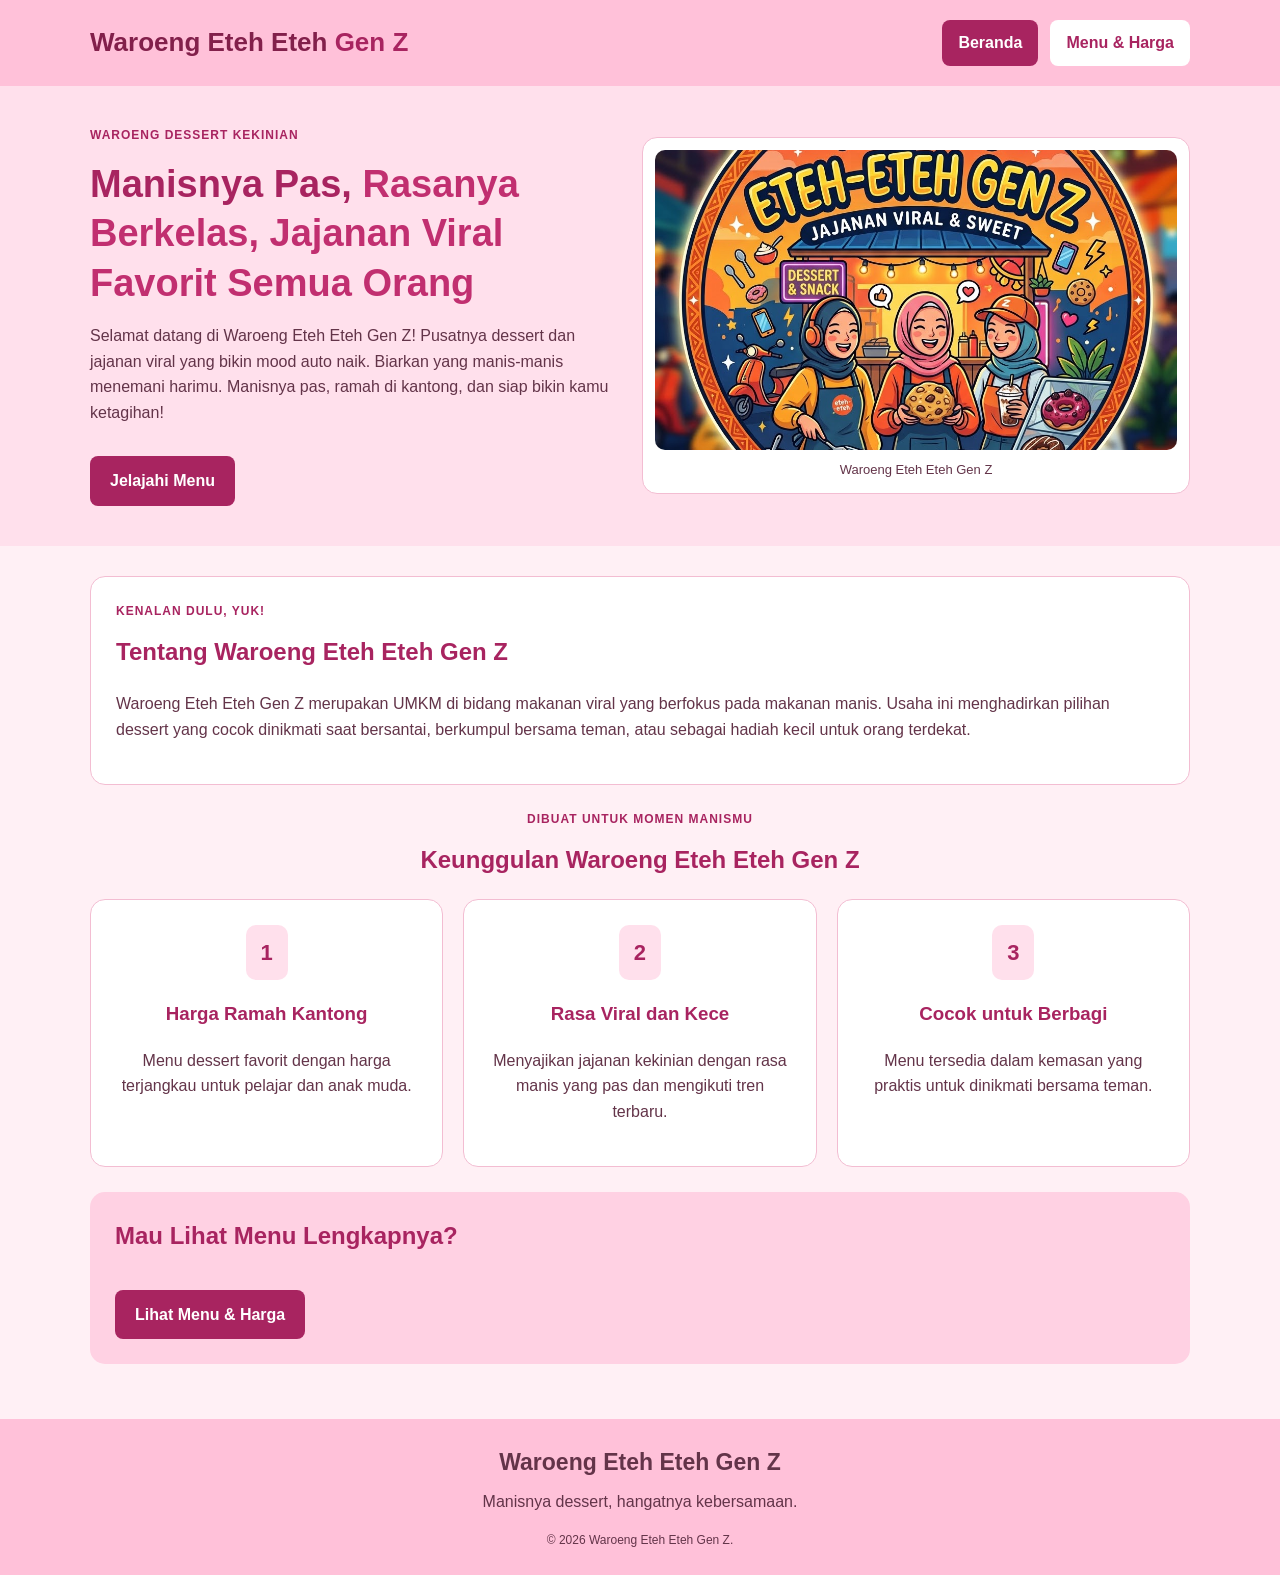
<file: index.html>
<!DOCTYPE html>
<html lang="id">
<head>
    <meta charset="UTF-8">
    <meta name="viewport" content="width=device-width, initial-scale=1.0">

    <title>Beranda | Waroeng Eteh Eteh Gen Z</title>

    <link rel="stylesheet" href="style.css">
</head>

<body>
    <!-- Identitas usaha -->
    <header class="header">
        <div class="container header-isi">
            <a href="index.html" class="logo">
                Waroeng Eteh Eteh <span>Gen Z</span>
            </a>

            <nav aria-label="Navigasi utama">
                <ul class="navigasi">
                    <li>
                        <a href="index.html" aria-current="page">
                            Beranda
                        </a>
                    </li>
                    <li>
                        <a href="menu.html">Menu &amp; Harga</a>
                    </li>
                </ul>
            </nav>
        </div>
    </header>

    <main>
        <!-- Profil utama dengan teks dan gambar -->
        <section class="hero">
            <div class="container hero-isi">
                <div class="hero-teks">
                    <p class="label">WAROENG DESSERT KEKINIAN</p>

                    <h1>
                        Manisnya Pas,
                        <span>Rasanya Berkelas, Jajanan Viral Favorit Semua Orang</span>
                    </h1>

                    <p>
                        Selamat datang di Waroeng Eteh Eteh Gen Z!
                        Pusatnya dessert dan jajanan viral yang bikin mood auto naik.
                        Biarkan yang manis-manis menemani harimu.
                        Manisnya pas, ramah di kantong, dan siap bikin kamu ketagihan!
                    </p>

                    <a href="menu.html" class="tombol">
                        Jelajahi Menu
                    </a>
                </div>

                <figure class="hero-foto">
                    <img
                        src="poto_umkm.jpg"
                        alt="Pilihan jajanan dari Waroeng Eteh Eteh Gen Z"
                    >

                    <figcaption>
                        Waroeng Eteh Eteh Gen Z
                    </figcaption>
                </figure>
            </div>
        </section>

        <div class="container konten">
            <!-- Deskripsi profil UMKM -->
            <section class="kartu" aria-labelledby="judul-tentang">
                <p class="label">KENALAN DULU, YUK!</p>

                <h2 id="judul-tentang">
                    Tentang Waroeng Eteh Eteh Gen Z
                </h2>

                <p>
                    Waroeng Eteh Eteh Gen Z merupakan UMKM di bidang makanan viral
                    yang berfokus pada makanan manis. Usaha ini menghadirkan pilihan
                    dessert yang cocok dinikmati saat bersantai, berkumpul bersama
                    teman, atau sebagai hadiah kecil untuk orang terdekat.
                </p>
            </section>

            <!-- Keunggulan usaha -->
            <section aria-labelledby="judul-keunggulan">
                <div class="judul-bagian">
                    <p class="label">DIBUAT UNTUK MOMEN MANISMU</p>

                    <h2 id="judul-keunggulan">
                        Keunggulan Waroeng Eteh Eteh Gen Z
                    </h2>
                </div>

                <div class="grid-tiga">
                    <article class="kartu fitur">
                        <span class="nomor">1</span>

                        <h3>Harga Ramah Kantong</h3>

                        <p>
                            Menu dessert favorit dengan harga terjangkau
                            untuk pelajar dan anak muda.
                        </p>
                    </article>

                    <article class="kartu fitur">
                        <span class="nomor">2</span>

                        <h3>Rasa Viral dan Kece</h3>

                        <p>
                            Menyajikan jajanan kekinian dengan rasa manis
                            yang pas dan mengikuti tren terbaru.
                        </p>
                    </article>

                    <article class="kartu fitur">
                        <span class="nomor">3</span>

                        <h3>Cocok untuk Berbagi</h3>

                        <p>
                            Menu tersedia dalam kemasan yang praktis
                            untuk dinikmati bersama teman.
                        </p>
                    </article>
                </div>
            </section>

            <!-- Ajakan melihat menu -->
            <section class="banner">
                <h2>Mau Lihat Menu Lengkapnya?</h2>
                <a href="menu.html" class="tombol">
                    Lihat Menu &amp; Harga
                </a>
            </section>
        </div>
    </main>

    <!-- Footer -->
    <footer class="footer">
        <div class="container">
            <p class="footer-nama">
                Waroeng Eteh Eteh Gen Z
            </p>

            <p>
                Manisnya dessert, hangatnya kebersamaan.
            </p>

            <p class="footer-catatan">
                &copy; 2026 Waroeng Eteh Eteh Gen Z.
            </p>
        </div>
    </footer>
</body>
</html>
</file>
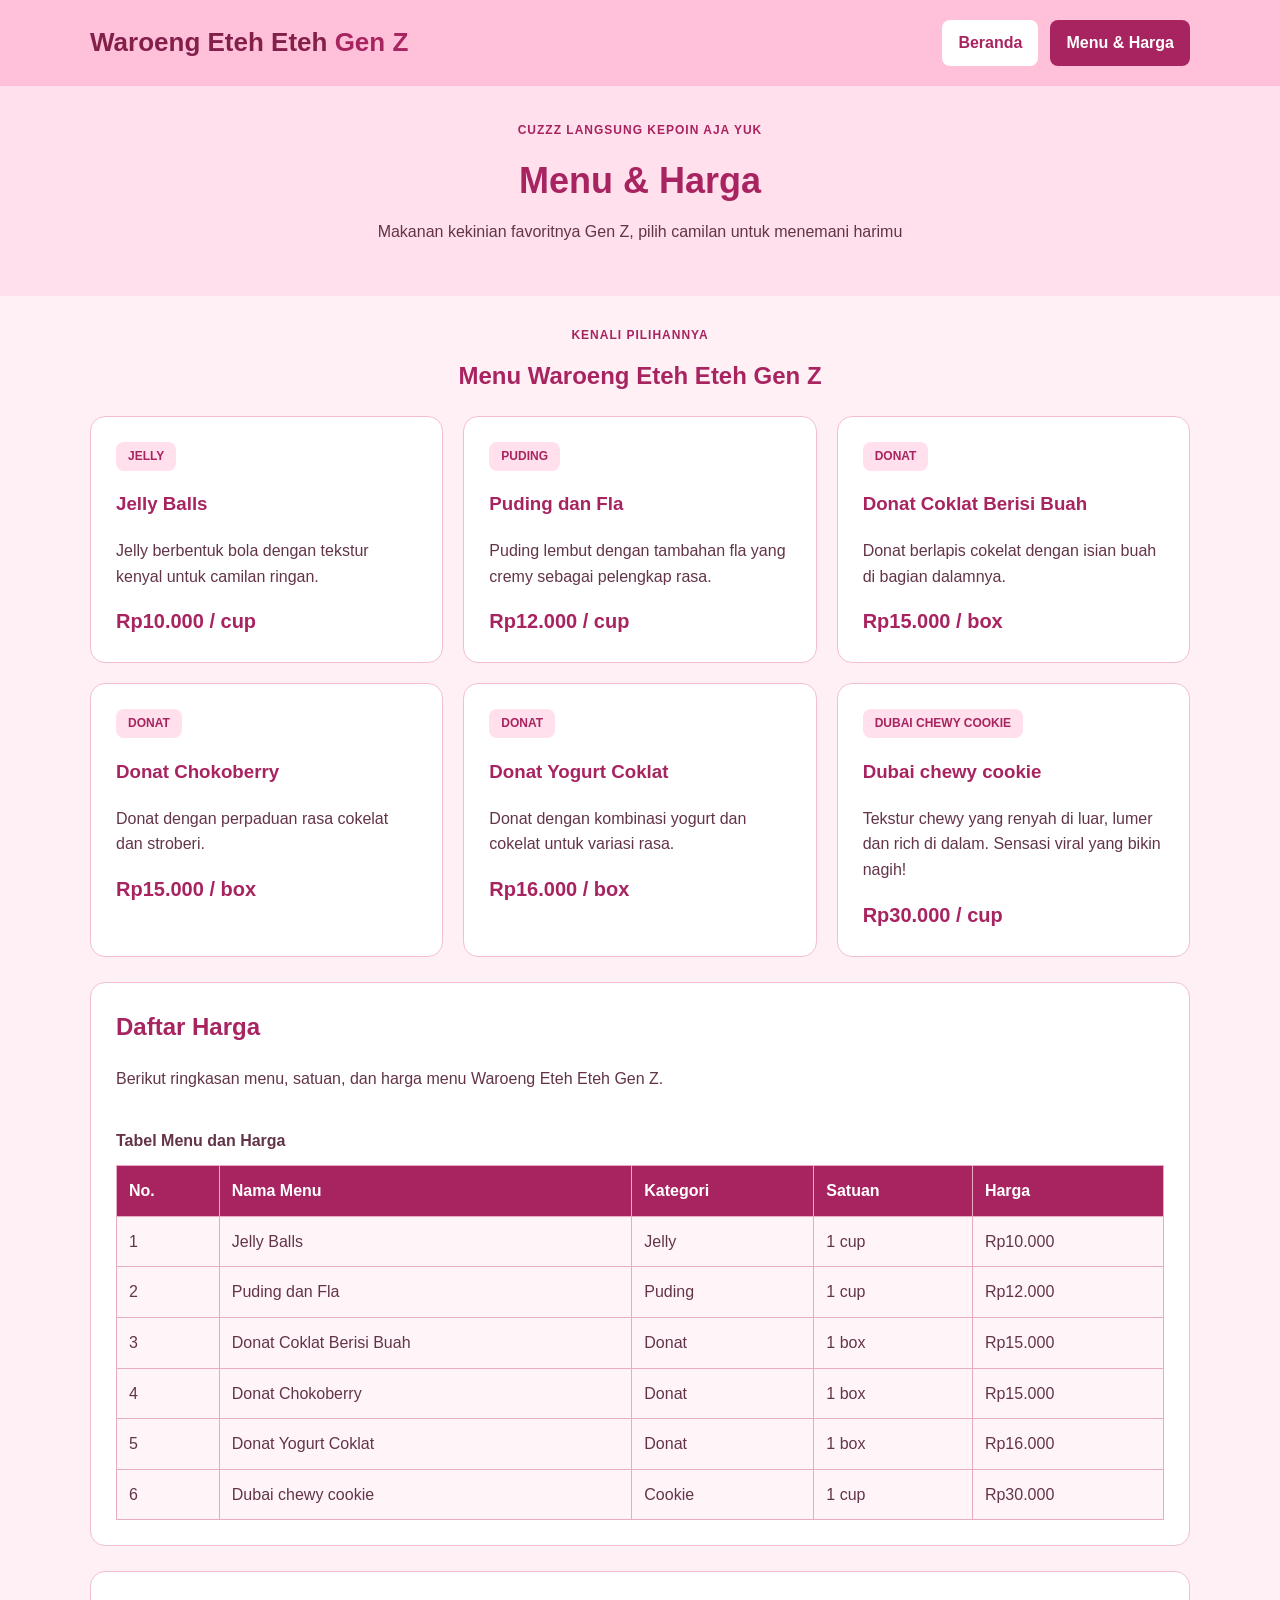
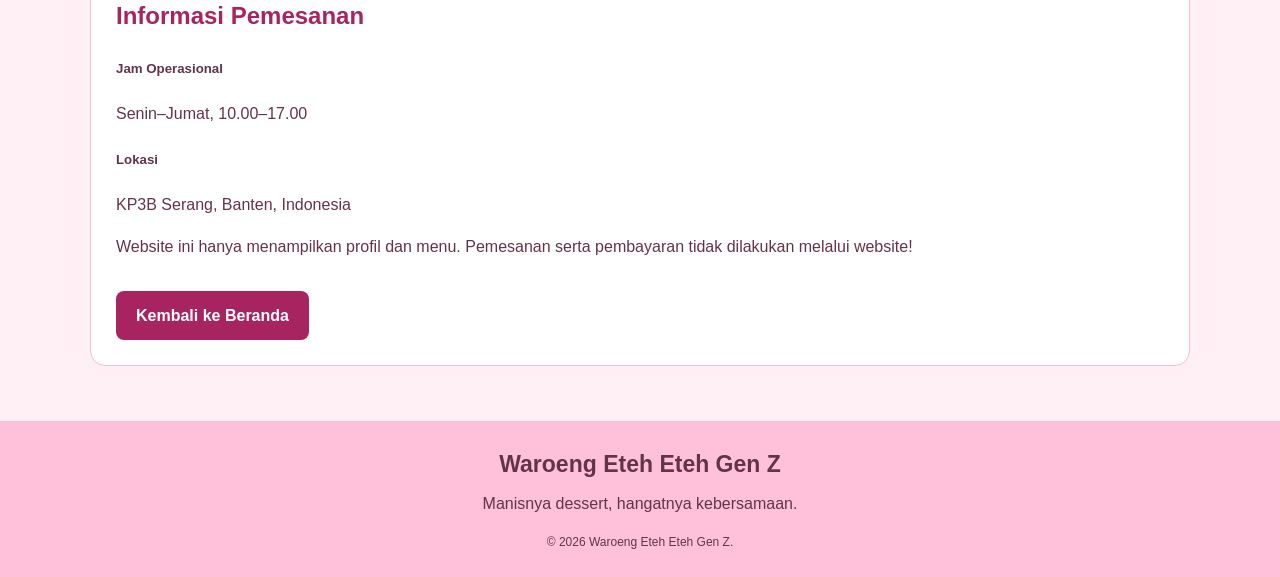
<file: menu.html>
<!DOCTYPE html>
<html lang="id">
<head>
    <meta charset="UTF-8">
    <meta name="viewport" content="width=device-width, initial-scale=1.0">

    <title>Menu &amp; Harga | Waroeng Eteh Eteh Gen Z</title>

    <link rel="stylesheet" href="style.css">
</head>

<body>
    <!-- Header dan navigasi -->
    <header class="header">
        <div class="container header-isi">
            <a href="index.html" class="logo">
                Waroeng Eteh Eteh <span>Gen Z</span>
            </a>

            <nav aria-label="Navigasi utama">
                <ul class="navigasi">
                    <li>
                        <a href="index.html">Beranda</a>
                    </li>
                    <li>
                        <a href="menu.html" aria-current="page">
                            Menu &amp; Harga
                        </a>
                    </li>
                </ul>
            </nav>
        </div>
    </header>

    <main>
        <!-- Judul halaman -->
        <section class="judul-halaman">
            <div class="container">
                <p class="label">CUZZZ LANGSUNG KEPOIN AJA YUK</p>
                <h1>Menu &amp; Harga</h1>
                <p>
                    Makanan kekinian favoritnya Gen Z,
                    pilih camilan untuk menemani harimu
                </p>
            </div>
        </section>

        <div class="container konten">
            <!-- Deskripsi menu -->
            <section aria-labelledby="judul-menu">
                <div class="judul-bagian">
                    <p class="label">KENALI PILIHANNYA</p>
                    <h2 id="judul-menu">Menu Waroeng Eteh Eteh Gen Z</h2>
                </div>

                <div class="grid-menu">
                    <article class="kartu menu-kartu">
                        <span class="kategori">JELLY</span>
                        <h3>Jelly Balls</h3>
                        <p>
                            Jelly berbentuk bola dengan tekstur
                            kenyal untuk camilan ringan.
                        </p>
                        <p class="harga">Rp10.000 / cup</p>
                    </article>

                    <article class="kartu menu-kartu">
                        <span class="kategori">PUDING</span>
                        <h3>Puding dan Fla</h3>
                        <p>
                            Puding lembut dengan tambahan fla yang
                            cremy sebagai pelengkap rasa.
                        </p>
                        <p class="harga">Rp12.000 / cup</p>
                    </article>

                    <article class="kartu menu-kartu">
                        <span class="kategori">DONAT</span>
                        <h3>Donat Coklat Berisi Buah</h3>
                        <p>
                            Donat berlapis cokelat dengan
                            isian buah di bagian dalamnya.
                        </p>
                        <p class="harga">Rp15.000 / box</p>
                    </article>

                    <article class="kartu menu-kartu">
                        <span class="kategori">DONAT</span>
                        <h3>Donat Chokoberry</h3>
                        <p>
                            Donat dengan perpaduan rasa cokelat
                            dan stroberi.
                        </p>
                        <p class="harga">Rp15.000 / box</p>
                    </article>

                    <article class="kartu menu-kartu">
                        <span class="kategori">DONAT</span>
                        <h3>Donat Yogurt Coklat</h3>
                        <p>
                            Donat dengan kombinasi yogurt
                            dan cokelat untuk variasi rasa.
                        </p>
                        <p class="harga">Rp16.000 / box</p>
                    </article>

                    <article class="kartu menu-kartu">
                        <span class="kategori">DUBAI CHEWY COOKIE</span>
                        <h3>Dubai chewy cookie</h3>
                        <p>
                            Tekstur chewy yang renyah di luar,
                            lumer dan rich di dalam. Sensasi viral yang bikin nagih!
                        </p>
                        <p class="harga">Rp30.000 / cup</p>
                    </article>
                </div>
            </section>

            <!-- Tabel -->
            <section class="kartu" aria-labelledby="judul-harga">
                <h2 id="judul-harga">Daftar Harga</h2>

                <p>
                    Berikut ringkasan menu, satuan, dan harga
                    menu Waroeng Eteh Eteh Gen Z.
                </p>

                <div class="tabel-scroll">
                    <table>
                        <caption>
                            Tabel Menu dan Harga
                        </caption>

                        <thead>
                            <tr>
                                <th scope="col">No.</th>
                                <th scope="col">Nama Menu</th>
                                <th scope="col">Kategori</th>
                                <th scope="col">Satuan</th>
                                <th scope="col">Harga</th>
                            </tr>
                        </thead>

                        <tbody>
                            <tr>
                                <td>1</td>
                                <td>Jelly Balls</td>
                                <td>Jelly</td>
                                <td>1 cup</td>
                                <td class="harga-tabel">Rp10.000</td>
                            </tr>

                            <tr>
                                <td>2</td>
                                <td>Puding dan Fla</td>
                                <td>Puding</td>
                                <td>1 cup</td>
                                <td class="harga-tabel">Rp12.000</td>
                            </tr>

                            <tr>
                                <td>3</td>
                                <td>Donat Coklat Berisi Buah</td>
                                <td>Donat</td>
                                <td>1 box</td>
                                <td class="harga-tabel">Rp15.000</td>
                            </tr>

                            <tr>
                                <td>4</td>
                                <td>Donat Chokoberry</td>
                                <td>Donat</td>
                                <td>1 box</td>
                                <td class="harga-tabel">Rp15.000</td>
                            </tr>

                            <tr>
                                <td>5</td>
                                <td>Donat Yogurt Coklat</td>
                                <td>Donat</td>
                                <td>1 box</td>
                                <td class="harga-tabel">Rp16.000</td>
                            </tr>

                            <tr>
                                <td>6</td>
                                <td>Dubai chewy cookie</td>
                                <td>Cookie</td>
                                <td>1 cup</td>
                                <td class="harga-tabel">Rp30.000</td>
                            </tr>
                        </tbody>
                    </table>
                </div>
            </section>

            <!-- Informasi tambahan -->
            <section class="kartu">
                <h2>Informasi Pemesanan</h2>

                <h5>Jam Operasional</h5>
                <p>Senin–Jumat, 10.00–17.00</p>
                
                <h5>Lokasi</h5>
                <p>KP3B Serang, Banten, Indonesia</p>

                <p>
                    Website ini hanya menampilkan profil dan menu.
                    Pemesanan serta pembayaran tidak dilakukan
                    melalui website!
                </p>

                <a href="index.html" class="tombol">
                    Kembali ke Beranda
                </a>
            </section>
        </div>
    </main>

    <footer class="footer">
        <div class="container">
            <p class="footer-nama">Waroeng Eteh Eteh Gen Z</p>
            <p>Manisnya dessert, hangatnya kebersamaan.</p>
            <p class="footer-catatan">
                &copy; 2026 Waroeng Eteh Eteh Gen Z.            
            </p>
        </div>
    </footer>
</body>
</html>
</file>
<file: style.css>
/* 1. Pengaturan dasar halaman */
* {
    box-sizing: border-box;
}

body {
    margin: 0;
    font-family: Arial, sans-serif;
    background-color: #fff0f5;
    color: #633449;
    line-height: 1.6;
}

.container {
    width: 90%;
    max-width: 1100px;
    margin: 0 auto;
}

h1,
h2,
h3 {
    color: #a82460;
}

h2 {
    margin-top: 0;
}

p {
    margin-top: 0;
}

/* 2. Header dan nama usaha */
.header {
    background-color: #ffc1d9;
    padding: 20px 0;
}

.header-isi {
    display: flex;
    justify-content: space-between;
    align-items: center;
    gap: 20px;
}

.logo {
    color: #82204b;
    font-size: 26px;
    font-weight: bold;
    text-decoration: none;
}

.logo span {
    color: #a82460;
}

/* 3. Menu navigasi */
.navigasi {
    display: flex;
    gap: 12px;
    list-style: none;
    padding: 0;
    margin: 0;
}

.navigasi a {
    display: block;
    background-color: white;
    color: #a82460;
    padding: 10px 16px;
    border-radius: 8px;
    text-decoration: none;
    font-weight: bold;
}

.navigasi a:hover {
    background-color: #a82460;
    color: white;
}

.navigasi a[aria-current="page"] {
    background-color: #a82460;
    color: white;
}

/* 4. Bagian pembuka halaman Beranda */
.hero {
    background-color: #ffe0ec;
    padding: 40px 0;
}

.hero-isi {
    display: flex;
    align-items: center;
    gap: 30px;
}

.hero-teks {
    flex: 1;
}

.hero h1 {
    font-size: 38px;
    line-height: 1.3;
    margin: 15px 0;
}

.hero h1 span {
    color: #c12f70;
}

.label {
    color: #a82460;
    font-size: 12px;
    font-weight: bold;
    letter-spacing: 1px;
}

/* 5. Foto usaha */
.hero-foto {
    flex: 1;
    min-width: 0;
    margin: 0;
    padding: 12px;
    background-color: white;
    border: 1px solid #f3bdd2;
    border-radius: 15px;
}

.hero-foto img {
    display: block;
    width: 100%;
    height: 300px;
    object-fit: cover;
    border-radius: 10px;
}

.hero-foto figcaption {
    margin-top: 10px;
    font-size: 13px;
    text-align: center;
}

/* 6. Tombol hyperlink */
.tombol {
    display: inline-block;
    margin-top: 15px;
    padding: 12px 20px;
    background-color: #a82460;
    color: white;
    border-radius: 8px;
    text-decoration: none;
    font-weight: bold;
}

.tombol:hover {
    background-color: #82204b;
}

/* 7. Konten dan kotak informasi */
.konten {
    padding-top: 30px;
    padding-bottom: 30px;
}

.konten > section {
    margin-bottom: 25px;
}

.kartu {
    background-color: white;
    padding: 25px;
    border: 1px solid #f3bdd2;
    border-radius: 15px;
}

.judul-bagian {
    text-align: center;
    margin-bottom: 20px;
}

/* 8. Susunan kartu */
.grid-tiga,
.grid-dua,
.grid-menu {
    display: grid;
    gap: 20px;
}

.grid-tiga,
.grid-menu {
    grid-template-columns: repeat(3, 1fr);
}

.grid-dua {
    grid-template-columns: repeat(2, 1fr);
}

.grid-tiga > *,
.grid-dua > *,
.grid-menu > * {
    min-width: 0;
}

.fitur {
    text-align: center;
}

.nomor {
    display: inline-block;
    background-color: #ffe0ec;
    color: #a82460;
    padding: 10px 15px;
    border-radius: 10px;
    font-size: 22px;
    font-weight: bold;
}

.daftar {
    padding-left: 22px;
}

.daftar li {
    margin-bottom: 8px;
}

/* 9. Kotak ajakan melihat menu */
.banner {
    background-color: #ffd1e3;
    padding: 25px;
    border-radius: 15px;
}

/* 10. Judul halaman Menu */
.judul-halaman {
    background-color: #ffe0ec;
    text-align: center;
    padding: 35px 0;
}

.judul-halaman h1 {
    font-size: 36px;
    margin: 10px 0;
}

/* 11. Kartu produk */
.kategori {
    display: inline-block;
    background-color: #ffe0ec;
    color: #a82460;
    padding: 5px 12px;
    border-radius: 8px;
    font-size: 12px;
    font-weight: bold;
}

.harga {
    color: #a82460;
    font-size: 20px;
    font-weight: bold;
    margin-bottom: 0;
}

/* 12. Tabel menu dan harga */
.tabel-scroll {
    overflow-x: auto;
}

table {
    width: 100%;
    border-collapse: collapse;
    margin-top: 20px;
}

caption {
    text-align: left;
    font-weight: bold;
    margin-bottom: 12px;
}

th,
td {
    border: 1px solid #e7abc3;
    padding: 12px;
    text-align: left;
}

th {
    background-color: #a82460;
    color: white;
}

td {
    background-color: #fff5f9;
}

.harga-tabel {
    white-space: nowrap;
}

.catatan {
    background-color: #ffe0ec;
    padding: 15px;
    margin-top: 20px;
    border-radius: 8px;
    font-size: 13px;
}

/* 13. Footer */
.footer {
    background-color: #ffc1d9;
    text-align: center;
    padding: 25px 0;
}

.footer-nama {
    font-size: 23px;
    font-weight: bold;
    margin-bottom: 8px;
}

.footer-catatan {
    font-size: 12px;
    margin-bottom: 0;
}

/* 14. Tampilan pada layar kecil */
@media (max-width: 768px) {
    .header-isi {
        flex-direction: column;
        text-align: center;
    }

    .navigasi {
        flex-wrap: wrap;
        justify-content: center;
    }

    .hero-isi {
        flex-direction: column;
        align-items: stretch;
    }

    .hero h1 {
        font-size: 30px;
    }

    .grid-tiga,
    .grid-dua,
    .grid-menu {
        grid-template-columns: 1fr;
    }

    .hero-foto img {
        height: 250px;
    }
}
</file>
